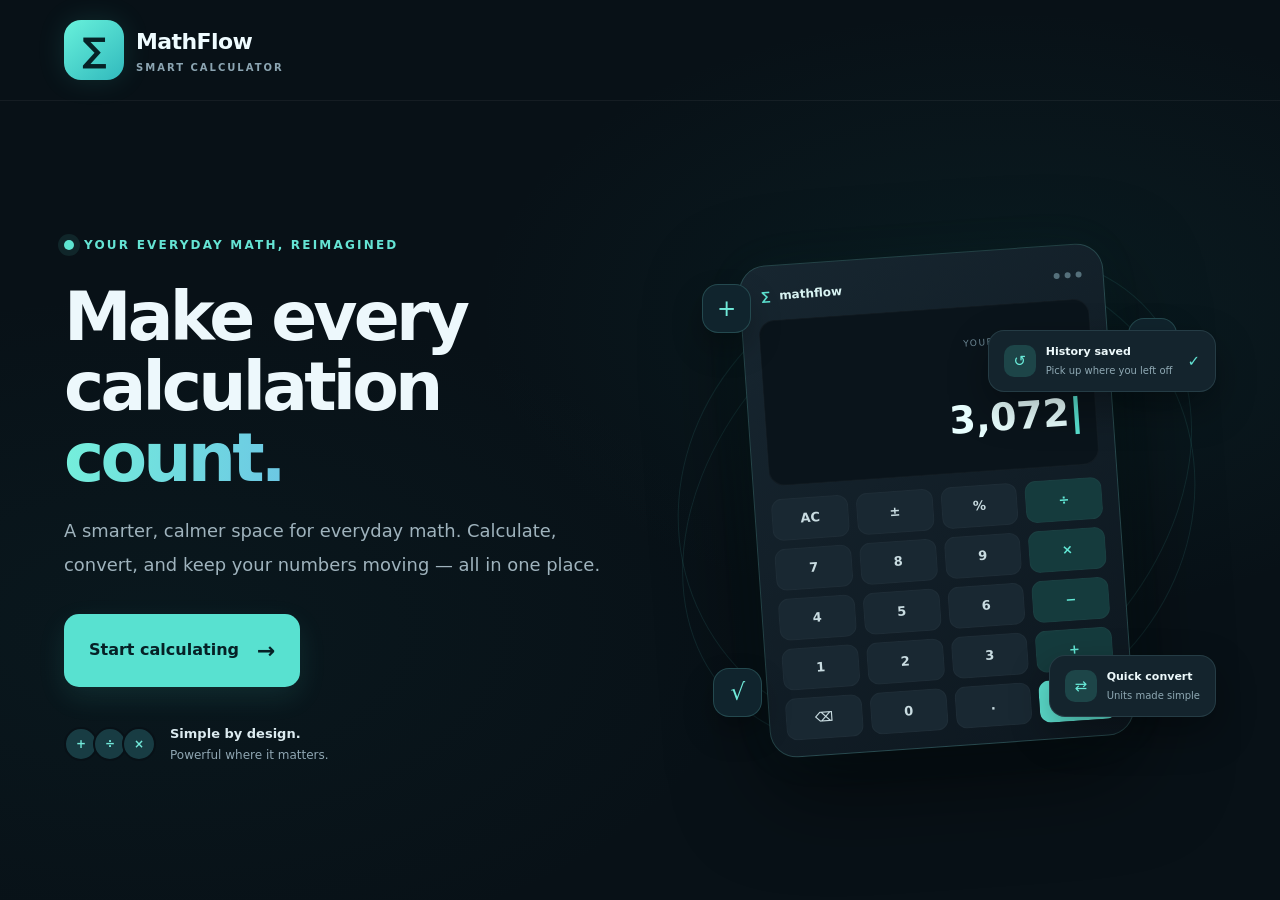
<file: CodeAlpha_Calculator/index.html>
<!DOCTYPE html>
<html lang="en">
<head>
  <meta charset="UTF-8">
  <meta name="viewport" content="width=device-width, initial-scale=1.0">
  <meta name="theme-color" content="#081117">
  <title>MathFlow — Smart Calculator</title>
  <link rel="stylesheet" href="style.css">
</head>
<body>

  <!-- Landing Page -->
  <section id="landing" class="landing">
   <nav class="landing-nav">
  <a class="landing-brand" href="#" aria-label="MathFlow home">
    <span class="landing-logo">∑</span>
    <span>
      MathFlow
      <small>SMART CALCULATOR</small>
    </span>
  </a>
</nav>

    <div class="hero">
      <div class="hero-copy">
        <div class="eyebrow">
          <span class="live-dot"></span>
          YOUR EVERYDAY MATH, REIMAGINED
        </div>

        <h1>Make every<br>calculation
          <span class="gradient-text">count.</span>
        </h1>

        <p class="hero-desc">
          A smarter, calmer space for everyday math.
          Calculate, convert, and keep your numbers moving
          — all in one place.
        </p>

        <div class="hero-actions">
          <button class="primary-cta" id="launchCalculator">
            Start calculating <span>→</span>
          </button>
        </div>

        <div class="hero-proof">
          <div class="avatar-stack">
            <span>+</span><span>÷</span><span>×</span>
          </div>
          <span>
            <b>Simple by design.</b><br>
            Powerful where it matters.
          </span>
        </div>
      </div>

      <div class="hero-art">
        <div class="orbit orbit-one"></div>
        <div class="orbit orbit-two"></div>

        <div class="float-symbol symbol-plus">+</div>
        <div class="float-symbol symbol-pi">π</div>
        <div class="float-symbol symbol-root">√</div>

        <div class="preview-calculator">
          <div class="preview-top">
            <span class="preview-brand"><i>∑</i> mathflow</span>
            <span class="preview-dots"><i></i><i></i><i></i></span>
          </div>

          <div class="preview-display">
            <small>YOUR CALCULATION</small>
            <div class="preview-expression">128 × 24</div>
            <div class="preview-result" id="previewResult">
              3,072<span class="cursor">|</span>
            </div>
          </div>

          <div class="preview-keys">
            <span>AC</span><span>±</span><span>%</span><span class="p-op">÷</span>
            <span>7</span><span>8</span><span>9</span><span class="p-op">×</span>
            <span>4</span><span>5</span><span>6</span><span class="p-op">−</span>
            <span>1</span><span>2</span><span>3</span><span class="p-op">+</span>
            <span>⌫</span><span>0</span><span>.</span><span class="p-equals">=</span>
          </div>
        </div>

        <div class="floating-note note-history">
          <span class="note-icon">↺</span>
          <span><b>History saved</b><small>Pick up where you left off</small></span>
          <span class="note-check">✓</span>
        </div>

        <div class="floating-note note-convert">
          <span class="note-icon">⇄</span>
          <span><b>Quick convert</b><small>Units made simple</small></span>
        </div>
      </div>
    </div>
  </section>

  <!-- Calculator Application -->
  <div class="mobile-overlay" id="overlay"></div>

  <div class="app">
    <aside class="sidebar" id="sidebar">
      <div class="brand">
        <div class="logo">∑</div>
        <div><strong>MathFlow</strong><small>Smart calculator</small></div>
      </div>

      <nav class="navgroup">
        <div class="navlabel">GENERAL</div>
        <button class="navitem active" data-view="standard">▦ &nbsp; Standard</button>
        <button class="navitem" data-view="scientific">▤ &nbsp; Scientific</button>
        <button class="navitem" data-view="history">◷ &nbsp; History</button>
      </nav>

      <nav class="navgroup">
        <div class="navlabel">CONVERTERS</div>
        <button class="navitem" data-view="energy">ϟ &nbsp; Energy</button>
        <button class="navitem" data-view="area">▱ &nbsp; Area</button>
        <button class="navitem" data-view="speed">◴ &nbsp; Speed</button>
        <button class="navitem" data-view="time">◷ &nbsp; Time</button>
      </nav>

      <nav class="navgroup">
        <div class="navlabel">PREFERENCES</div>
        <button class="navitem" data-view="settings">⚙ &nbsp; Settings</button>
      </nav>

      <div class="sidefoot">
        <b>MathFlow v1.0</b><br>
        Simple math. Clear thinking.
      </div>
    </aside>

    <main>
      <header class="topbar">
        <button class="iconbtn hamb" id="hamb">☰</button>
        <div>
          <div class="pageTitle" id="pageTitle">Standard Calculator</div>
          <div class="subtitle" id="pageSub">Fast, reliable calculations for everyday math.</div>
        </div>
        <div class="topactions">
          <button class="iconbtn" id="backHome" title="Home">⌂</button>
        </div>
      </header>

      <section class="view active" id="view-standard">
        <div class="calc-layout standard-layout">
          <div class="calc-card">
            <div class="display">
              <div class="display-label">CURRENT CALCULATION</div>
              <div class="expression" id="expression">Ready for your next calculation</div>
              <div class="result" id="result" aria-live="polite">0</div>
            </div>

            <div class="keypad" id="keypad">
              <button class="key utility" data-action="clear">AC</button>
              <button class="key utility" data-action="sign">±</button>
              <button class="key utility" data-value="%">%</button>
              <button class="key operator" data-value="÷">÷</button>

              <button class="key" data-value="7">7</button>
              <button class="key" data-value="8">8</button>
              <button class="key" data-value="9">9</button>
              <button class="key operator" data-value="+">+</button>

              <button class="key" data-value="4">4</button>
              <button class="key" data-value="5">5</button>
              <button class="key" data-value="6">6</button>
              <button class="key operator" data-value="−">−</button>

              <button class="key" data-value="1">1</button>
              <button class="key" data-value="2">2</button>
              <button class="key" data-value="3">3</button>
              <button class="key utility" data-action="backspace">⌫</button>

              <button class="key" data-value=".">.</button>
              <button class="key" data-value="0">0</button>
              <button class="key operator" data-value="×">×</button>
              <button class="key equals" data-action="equals">=</button>
            </div>
          </div>
        </div>
      </section>

      <section class="view" id="view-scientific">
        <div class="sectionhead">
          <div><h2>Scientific calculator</h2><p>Extra functions for everyday problem solving.</p></div>
          <button class="secondary" id="scientificBack">Open standard ↗</button>
        </div>
        <div class="calc-card sci-card">
          <div class="display">
            <div class="display-label">SCIENTIFIC MODE</div>
            <div class="expression" id="sciExpression">Enter an expression</div>
            <div class="result" id="sciResult">0</div>
          </div>
          <div class="keypad scientific-grid" id="sciKeypad">
            <button class="key utility" data-sci="sin(">sin</button>
            <button class="key utility" data-sci="cos(">cos</button>
            <button class="key utility" data-sci="tan(">tan</button>
            <button class="key utility" data-sci="sqrt(">√</button>
            <button class="key utility" data-sci="^">xʸ</button>
            <button class="key utility" data-sci="log(">log</button>
            <button class="key utility" data-sci="ln(">ln</button>
            <button class="key utility" data-sci="π">π</button>
            <button class="key utility" data-sci="(">(</button>
            <button class="key utility" data-sci=")">)</button>
            <button class="key" data-sci="7">7</button>
            <button class="key" data-sci="8">8</button>
            <button class="key" data-sci="9">9</button>
            <button class="key operator" data-sci="÷">÷</button>
            <button class="key utility" data-sciaction="backspace">⌫</button>
            <button class="key" data-sci="4">4</button>
            <button class="key" data-sci="5">5</button>
            <button class="key" data-sci="6">6</button>
            <button class="key operator" data-sci="×">×</button>
            <button class="key utility" data-sciaction="clear">AC</button>
            <button class="key" data-sci="1">1</button>
            <button class="key" data-sci="2">2</button>
            <button class="key" data-sci="3">3</button>
            <button class="key operator" data-sci="−">−</button>
            <button class="key operator" data-sci="+">+</button>
            <button class="key" data-sci="0">0</button>
            <button class="key" data-sci=".">.</button>
            <button class="key utility" data-sci="Ans">Ans</button>
            <button class="key equals" data-sciaction="equals" style="grid-column:span 2">=</button>
          </div>
        </div>
      </section>

      <section class="view" id="view-history">
        <div class="sectionhead">
          <div><h2>Calculation history</h2><p>Your recent calculations, saved on this device.</p></div>
          <div class="history-controls">
            <button class="secondary" id="exportHistory">Export CSV</button>
            <button class="secondary" id="clearHistory">Clear history</button>
          </div>
        </div>
        <div class="history-full" id="fullHistory"></div>
      </section>

      <section class="view" id="view-energy">
        <div class="sectionhead"><div><h2>Energy converter</h2><p>Convert common energy units instantly.</p></div></div>
        <div class="card converter" data-converter="energy"></div>
      </section>

      <section class="view" id="view-area">
        <div class="sectionhead"><div><h2>Area converter</h2><p>Convert land, room and surface measurements.</p></div></div>
        <div class="card converter" data-converter="area"></div>
      </section>

      <section class="view" id="view-speed">
        <div class="sectionhead"><div><h2>Speed converter</h2><p>Convert travel and motion speeds.</p></div></div>
        <div class="card converter" data-converter="speed"></div>
      </section>

      <section class="view" id="view-time">
        <div class="sectionhead"><div><h2>Time converter</h2><p>Convert durations from seconds to days and beyond.</p></div></div>
        <div class="card converter" data-converter="time"></div>
      </section>

      <section class="view" id="view-settings">
        <div class="sectionhead"><div><h2>Settings</h2><p>Make MathFlow work the way you like.</p></div></div>
        <div class="settings-grid">
          <div class="settingrow">
            <div><b>App theme</b><p>Choose light or dark theme.</p></div>
            <select class="field select" id="themeSelect">
              <option value="dark">Dark</option><option value="light">Light</option>
            </select>
          </div>
          <div class="settingrow">
            <div><b>Angle unit</b><p>Used by sin, cos and tan in scientific mode.</p></div>
            <select class="field select" id="angleSelect">
              <option value="deg">Degrees</option><option value="rad">Radians</option>
            </select>
          </div>
          <div class="settingrow">
            <div><b>Save calculation history</b><p>Keep recent calculations in this browser.</p></div>
            <input class="toggle" type="checkbox" id="saveHistory" checked>
          </div>
          <div class="settingrow">
            <div><b>Keyboard shortcuts</b><p>Numbers and operators to type, Enter to calculate, Esc to clear.</p></div>
            <span class="pill">ENABLED</span>
          </div>
          <div class="settingrow">
            <div><b>About MathFlow</b><p>Your history stays in your browser.</p></div>
            <span class="pill">v1.0</span>
          </div>
        </div>
      </section>
    </main>
  </div>

  <div class="toast" id="toast" role="status"></div>
  <script src="script.js"></script>
</body>
</html>
</file>
<file: CodeAlpha_Calculator/style.css>
:root {
  --bg: #081117;
  --panel: #101c24;
  --panel2: #192832;
  --line: #233740;
  --text: #edf8fc;
  --muted: #94aab6;
  --accent: #58e1d0;
  --accent2: #70eadb;
  --shadow: 0 18px 50px #0005;
}

[data-theme="light"] {
  --bg: #eef3f7;
  --panel: #ffffff;
  --panel2: #f0f5f8;
  --line: #d7e2e9;
  --text: #14232e;
  --muted: #647987;
  --accent: #16aa9c;
  --accent2: #087f79;
  --shadow: 0 15px 35px #18304412;
}

* { box-sizing: border-box; }

html { scroll-behavior: smooth; }

body {
  margin: 0;
  background: var(--bg);
  color: var(--text);
  font: 15px/1.5 Inter, system-ui, -apple-system, "Segoe UI", sans-serif;
}

button, input, select { font: inherit; }
button { cursor: pointer; color: inherit; }
button:focus-visible, input:focus-visible, select:focus-visible {
  outline: 2px solid var(--accent);
  outline-offset: 3px;
}

button, .navitem, .quick, .key {
  -webkit-tap-highlight-color: transparent;
}

/* LANDING PAGE */

.landing {
  min-height: 100vh;
  min-height: 100svh;
  display: flex;
  flex-direction: column;
  position: relative;
  overflow: hidden;
  background:
    radial-gradient(ellipse at 78% 35%, #1c77751c, transparent 37%),
    radial-gradient(ellipse at 12% 70%, #1b666b14, transparent 38%),
    #081117;
  color: #edf8fc;
}

.landing-nav {
  width: 100%;
  min-height: 100px;
  padding: 20px clamp(20px, 5vw, 64px);
  display: flex;
  align-items: center;
  justify-content: space-between;
  border-bottom: 1px solid #ffffff0d;
}

.landing-brand {
  display: flex;
  align-items: center;
  gap: 12px;
  color: #effcff;
  text-decoration: none;
  font-size: 22px;
  font-weight: 800;
  letter-spacing: -.6px;
}

.landing-brand small {
  display: block;
  margin-top: 2px;
  color: #8ca5b2;
  font-size: 10px;
  letter-spacing: 2px;
}

.landing-logo {
  width: 60px;
  height: 60px;
  display: grid;
  place-items: center;
  border-radius: 17px;
  background: linear-gradient(140deg, #68f1db, #31b9bd);
  color: #062126;
  font-size: 34px;
  box-shadow: 0 0 28px #43d6c622;
}

.nav-cta, .primary-cta {
  display: inline-flex;
  align-items: center;
  justify-content: center;
  gap: 18px;
  border: 0;
  border-radius: 15px;
  background: var(--accent);
  color: #062126;
  font-weight: 800;
  transition: transform .22s, box-shadow .22s, background .22s;
  box-shadow: 0 10px 28px #48d9c51c;
}

.nav-cta { padding: 15px 21px; }
.primary-cta { padding: 20px 25px; font-size: 16px; }
.primary-cta span { font-size: 22px; transition: transform .2s; }

.nav-cta:hover, .primary-cta:hover {
  transform: translateY(-3px) scale(1.025);
  background: #83f2e5;
  box-shadow: 0 14px 34px #48d9c43b;
}

.primary-cta:hover span { transform: translateX(5px); }

.nav-cta:active, .primary-cta:active {
  transform: scale(.96);
}

.hero {
  width: 100%;
  max-width: 1400px;
  min-height: 0;
  flex: 1;
  margin: 0 auto;
  padding: clamp(30px, 5vh, 64px) clamp(24px, 5vw, 70px);
  display: grid;
  grid-template-columns: 1fr 1fr;
  align-items: center;
  gap: 35px;
}

.hero-copy { animation: rise-in .7s both; }

.eyebrow, .section-kicker {
  color: #65e4d4;
  font-size: 12px;
  font-weight: 800;
  letter-spacing: 2.2px;
}

.eyebrow { display: flex; align-items: center; gap: 10px; }

.live-dot {
  width: 10px;
  height: 10px;
  border-radius: 50%;
  background: #5de5d1;
  box-shadow: 0 0 0 6px #5de5d119;
  animation: pulse-dot 2s infinite;
}

.hero h1 {
  margin: 28px 0 20px;
  font-size: clamp(48px, 5.3vw, 76px);
  line-height: 1.04;
  letter-spacing: -3.8px;
  font-weight: 850;
}

.gradient-text {
  color: #65e4d4;
  background: linear-gradient(100deg, #75f0db, #6cc7e4);
  -webkit-background-clip: text;
  background-clip: text;
  -webkit-text-fill-color: transparent;
}

.hero-desc {
  max-width: 540px;
  color: #9fb3bd;
  font-size: clamp(15px, 1.4vw, 18px);
  line-height: 1.9;
}

.hero-actions { margin-top: 32px; }

.hero-proof {
  display: flex;
  align-items: center;
  gap: 14px;
  margin-top: clamp(22px, 4vh, 38px);
  color: #8fa6b2;
  font-size: 12px;
  line-height: 1.7;
}

.hero-proof b { color: #dcebf0; font-size: 13px; }
.avatar-stack { display: flex; padding-left: 5px; }

.avatar-stack span {
  width: 34px;
  height: 34px;
  display: grid;
  place-items: center;
  margin-left: -5px;
  border: 2px solid #081117;
  border-radius: 50%;
  background: #183c43;
  color: #72e8d9;
  font-weight: 800;
}

.hero-art {
  position: relative;
  min-width: 0;
  height: min(65vh, 570px);
  display: grid;
  place-items: center;
  animation: rise-in .85s .12s both;
}

.orbit {
  position: absolute;
  border: 1px solid #62dfd31b;
  border-radius: 50%;
}

.orbit-one { width: 94%; height: 84%; transform: rotate(-24deg); }
.orbit-two { width: 76%; height: 100%; transform: rotate(48deg); }

.preview-calculator {
  z-index: 2;
  position: relative;
  width: min(365px, 77%);
  padding: 16px;
  border: 1px solid #7de9db30;
  border-radius: 27px;
  background: linear-gradient(145deg, #172630, #0d171f);
  box-shadow: 0 35px 90px #0008, 0 0 50px #36d1bd0b;
  transform: rotate(-4deg);
  animation: float-card 6s ease-in-out infinite;
}

.preview-top {
  display: flex;
  align-items: center;
  justify-content: space-between;
  padding: 5px 5px 15px;
}

.preview-brand { font-size: 12px; font-weight: 800; color: #d8f3f2; }
.preview-brand i { color: #5de2d1; font-style: normal; margin-right: 5px; }
.preview-dots { display: flex; gap: 5px; }
.preview-dots i { width: 6px; height: 6px; border-radius: 50%; background: #55707b; }

.preview-display {
  padding: 23px 12px;
  text-align: right;
  border-radius: 16px;
  background: #0a141b;
  border: 1px solid #ffffff08;
}

.preview-display small {
  color: #6e8996;
  font-size: 9px;
  letter-spacing: 1.5px;
}

.preview-expression { margin-top: 12px; color: #8198a3; font-size: 15px; }
.preview-result { margin-top: 4px; color: #e9ffff; font-size: 38px; font-weight: 800; }
.cursor { color: #59e2d1; animation: blink 1s steps(2) infinite; }

.preview-keys {
  display: grid;
  grid-template-columns: repeat(4, 1fr);
  gap: 8px;
  padding-top: 13px;
}

.preview-keys span {
  min-width: 0;
  height: 42px;
  display: grid;
  place-items: center;
  border: 1px solid #ffffff06;
  border-radius: 11px;
  background: #192832;
  color: #c9dce1;
  font-size: 13px;
  font-weight: 700;
}

.preview-keys .p-op { color: #62e8d6; background: #153b3d; }
.preview-keys .p-equals { color: #072126; background: #5de2d1; }

.float-symbol {
  position: absolute;
  z-index: 3;
  width: 49px;
  height: 49px;
  display: grid;
  place-items: center;
  border: 1px solid #79eadd30;
  border-radius: 16px;
  background: #10242d;
  color: #70ead9;
  font-size: 23px;
  box-shadow: 0 15px 30px #0004;
  animation: bob 4s ease-in-out infinite;
}

.symbol-plus { top: 12%; left: 8%; }
.symbol-pi { top: 18%; right: 7%; animation-delay: -1s; }
.symbol-root { bottom: 12%; left: 10%; animation-delay: -2s; }

.floating-note {
  position: absolute;
  z-index: 4;
  display: flex;
  align-items: center;
  gap: 10px;
  padding: 13px 15px;
  border: 1px solid #557a8247;
  border-radius: 16px;
  background: #14242d;
  box-shadow: 0 16px 40px #0005;
  animation: bob 5s ease-in-out infinite;
}

.floating-note b { display: block; font-size: 11px; color: #edf9fb; }
.floating-note small { display: block; margin-top: 3px; color: #8ea8b3; font-size: 10px; }
.note-icon { width: 32px; height: 32px; display: grid; place-items: center; border-radius: 10px; background: #1d4548; color: #69ead8; }
.note-check { color: #63e4d3; margin-left: 5px; }
.note-history { top: 20%; right: 0; }
.note-convert { bottom: 12%; right: 0; animation-delay: -2s; }

/* CALCULATOR APP */

.app { display: none; min-height: 100vh; grid-template-columns: 250px minmax(0, 1fr); }
.app.launched { display: grid; }

.sidebar {
  padding: 24px 15px;
  display: flex;
  flex-direction: column;
  gap: 24px;
  border-right: 1px solid var(--line);
  background: var(--panel);
}

.brand { display: flex; align-items: center; gap: 11px; padding: 0 10px 22px; border-bottom: 1px solid var(--line); }
.logo { width: 40px; height: 40px; display: grid; place-items: center; border-radius: 13px; background: var(--accent); color: #062126; font-size: 24px; font-weight: 900; }
.brand strong { font-size: 18px; }
.brand small { display: block; color: var(--muted); font-size: 11px; letter-spacing: 1px; text-transform: uppercase; }

.navgroup { display: grid; gap: 5px; }
.navlabel { padding: 0 12px 7px; color: var(--muted); font-size: 11px; letter-spacing: 1.4px; font-weight: 700; }

.navitem {
  padding: 11px 13px;
  border: 0;
  border-radius: 11px;
  background: transparent;
  color: var(--muted);
  text-align: left;
  transition: .18s;
}

.navitem:hover { background: var(--panel2); color: var(--text); transform: translateX(3px); }
.navitem.active { background: color-mix(in srgb, var(--accent) 14%, transparent); color: var(--accent2); font-weight: 700; }

.sidefoot { margin-top: auto; padding: 17px 10px 0; border-top: 1px solid var(--line); color: var(--muted); font-size: 12px; }
.sidefoot b { color: var(--text); }

main { width: 100%; max-width: 1400px; min-width: 0; margin: 0 auto; padding: 25px clamp(16px, 4vw, 54px) 36px; }

.topbar { display: flex; align-items: center; gap: 14px; margin-bottom: 28px; }
.hamb { display: none; }
.pageTitle { font-size: 22px; font-weight: 800; letter-spacing: -.5px; }
.subtitle { margin-top: 3px; color: var(--muted); font-size: 13px; }
.topactions { margin-left: auto; display: flex; align-items: center; gap: 9px; }

.iconbtn, .secondary {
  padding: 10px 13px;
  border: 1px solid var(--line);
  border-radius: 11px;
  background: var(--panel);
}

.iconbtn:hover, .secondary:hover { border-color: var(--accent); color: var(--accent2); }
.pill { padding: 5px 9px; border-radius: 999px; background: color-mix(in srgb, var(--accent) 14%, transparent); color: var(--accent2); font-size: 11px; font-weight: 700; }

.view { display: none; }
.view.active { display: block; animation: rise-in .3s ease-out; }

.sectionhead { display: flex; align-items: end; justify-content: space-between; gap: 15px; margin-bottom: 18px; }
.sectionhead h2 { margin: 0; font-size: 20px; }
.sectionhead p { margin: 5px 0 0; color: var(--muted); font-size: 13px; }

.calc-layout.standard-layout { max-width: 480px; margin: 0 auto; }
.sci-card { max-width: 580px; margin: 0 auto; }

.calc-card, .card { overflow: hidden; border: 1px solid var(--line); border-radius: 20px; background: var(--panel); box-shadow: var(--shadow); }

.display { min-height: 145px; padding: 22px; display: flex; flex-direction: column; justify-content: end; text-align: right; border-bottom: 1px solid var(--line); background: linear-gradient(140deg, color-mix(in srgb, var(--accent) 6%, var(--panel)), var(--panel)); }
.display-label { margin-bottom: 10px; color: var(--muted); font-size: 11px; letter-spacing: 1.5px; }
.expression { min-height: 22px; overflow-x: auto; color: var(--muted); white-space: nowrap; font-size: 15px; }
.result { overflow-x: auto; color: var(--text); font-size: clamp(30px, 4.5vw, 44px); font-weight: 700; letter-spacing: -1.5px; white-space: nowrap; }

.keypad { padding: 14px; display: grid; grid-template-columns: repeat(4, minmax(0, 1fr)); gap: 8px; }

.key {
  min-width: 0;
  min-height: 54px;
  border: 1px solid transparent;
  border-radius: 12px;
  background: var(--panel2);
  font-size: 17px;
  font-weight: 650;
  transition: transform .15s, background .15s, border-color .15s, box-shadow .15s;
}

.key:hover { border-color: color-mix(in srgb, var(--accent) 50%, var(--line)); transform: translateY(-2px); }
.key:active { transform: scale(.92); background: color-mix(in srgb, var(--accent) 20%, var(--panel2)); }
.key.operator { background: color-mix(in srgb, var(--accent) 9%, var(--panel2)); color: var(--accent2); }
.key.utility { color: var(--muted); font-size: 13px; }
.key.equals { background: var(--accent); color: #062126; font-size: 21px; }
.key.equals:active { box-shadow: 0 0 0 8px #58e1d022; }

.scientific-grid { grid-template-columns: repeat(5, minmax(0, 1fr)); gap: 7px; padding: 12px; }
.scientific-grid .key { min-height: 48px; font-size: 14px; }

.converter { padding: 22px; }
.fieldlabel { display: block; margin-bottom: 7px; color: var(--muted); font-size: 12px; }
.field { width: 100%; padding: 13px 14px; border: 1px solid var(--line); border-radius: 12px; background: var(--bg); color: var(--text); }
.convertrow { display: grid; grid-template-columns: 1fr auto 1fr; align-items: end; gap: 12px; margin-top: 16px; }
.swap { width: 46px; height: 46px; border: 1px solid var(--line); border-radius: 13px; background: var(--panel2); color: var(--accent2); }
.convertresult { margin-top: 20px; padding: 18px; border: 1px solid color-mix(in srgb, var(--accent) 35%, var(--line)); border-radius: 14px; background: color-mix(in srgb, var(--accent) 7%, var(--panel)); }
.convertresult small { display: block; margin-bottom: 6px; color: var(--muted); }
.convertresult strong { font-size: 28px; overflow-wrap: anywhere; }

.history-controls { display: flex; flex-wrap: wrap; gap: 9px; }
.history-full { display: grid; gap: 9px; }
.history-full .history-row { padding: 16px; }
.settings-grid { display: grid; gap: 15px; max-width: 760px; }
.settingrow { display: flex; align-items: center; justify-content: space-between; gap: 18px; padding: 18px; border: 1px solid var(--line); border-radius: 15px; background: var(--panel); }
.settingrow p { margin: 5px 0 0; color: var(--muted); font-size: 13px; }
.toggle { width: 18px; height: 18px; accent-color: var(--accent); }
.select { width: auto; min-width: 150px; }
.toast { position: fixed; z-index: 50; bottom: 24px; left: 50%; padding: 11px 17px; border-radius: 12px; background: var(--text); color: var(--bg); box-shadow: var(--shadow); opacity: 0; pointer-events: none; transform: translate(-50%, 20px); transition: .2s; }
.toast.show { opacity: 1; transform: translate(-50%, 0); }
.mobile-overlay { display: none; }

/* BUTTON AND FLOATING ANIMATIONS */

@keyframes rise-in {
  from { opacity: 0; transform: translateY(18px); }
  to { opacity: 1; transform: translateY(0); }
}
@keyframes float-card {
  0%, 100% { transform: translateY(0) rotate(-4deg); }
  50% { transform: translateY(-10px) rotate(-2deg); }
}
@keyframes bob {
  0%, 100% { translate: 0 0; }
  50% { translate: 0 -9px; }
}
@keyframes pulse-dot {
  0%, 100% { box-shadow: 0 0 0 4px #5de5d11a; }
  50% { box-shadow: 0 0 0 8px #5de5d10a; }
}
@keyframes blink { 50% { opacity: 0; } }

.landing.hidden { display: none; }

@media (max-width: 1000px) {
  .hero { gap: 15px; }
  .hero h1 { letter-spacing: -2.5px; }
  .app { grid-template-columns: 220px minmax(0, 1fr); }
}

@media (max-width: 700px) {
  .landing-nav { min-height: 76px; padding: 15px 18px; }
  .landing-logo { width: 43px; height: 43px; border-radius: 13px; font-size: 26px; }
  .landing-brand { font-size: 17px; }
  .landing-brand small { font-size: 8px; letter-spacing: 1.4px; }
  .nav-cta { padding: 11px 12px; font-size: 11px; }
  .hero { grid-template-columns: 1fr; padding: 35px 22px 22px; gap: 0; }
  .hero h1 { margin-top: 22px; font-size: clamp(44px, 11vw, 60px); letter-spacing: -2.5px; }
  .hero-desc { font-size: 14px; }
  .primary-cta { padding: 16px 19px; font-size: 14px; }
  .hero-proof { margin-top: 22px; }
  .hero-art { height: 390px; }
  .preview-calculator { width: min(300px, 75%); }
  .preview-keys span { height: 34px; }
  .floating-note { padding: 9px 10px; }
  .note-history { top: 14%; right: -3px; }
  .note-convert { right: -3px; bottom: 8%; }
  .symbol-plus { left: 0; }
  .symbol-pi { right: 0; }
  .symbol-root { left: 1%; }
  .app { display: none; }
  .app.launched { display: block; }
  .sidebar { position: fixed; z-index: 30; inset: 0 auto 0 0; width: 275px; transform: translateX(-105%); transition: transform .2s; box-shadow: var(--shadow); }
  .sidebar.open { transform: translateX(0); }
  .mobile-overlay.show { display: block; position: fixed; z-index: 29; inset: 0; background: #0008; }
  .hamb { display: inline-block; }
  main { padding: 18px 13px 28px; }
  .topbar { margin-bottom: 22px; }
  .pageTitle { font-size: 18px; }
  .display { min-height: 120px; padding: 18px 15px; }
  .keypad { padding: 10px; gap: 6px; }
  .key { min-height: 48px; font-size: 16px; }
  .scientific-grid { grid-template-columns: repeat(5, minmax(0, 1fr)); }
  .convertrow { grid-template-columns: 1fr; }
  .swap { justify-self: center; transform: rotate(90deg); }
  .settingrow { align-items: flex-start; }
  .settingrow .select { min-width: 120px; }
  .sectionhead { align-items: flex-start; flex-direction: column; }
}

@media (prefers-reduced-motion: reduce) {
  *, *::before, *::after {
    animation-duration: .01ms !important;
    animation-iteration-count: 1 !important;
    scroll-behavior: auto !important;
    transition-duration: .01ms !important;
  }
}
</file>
